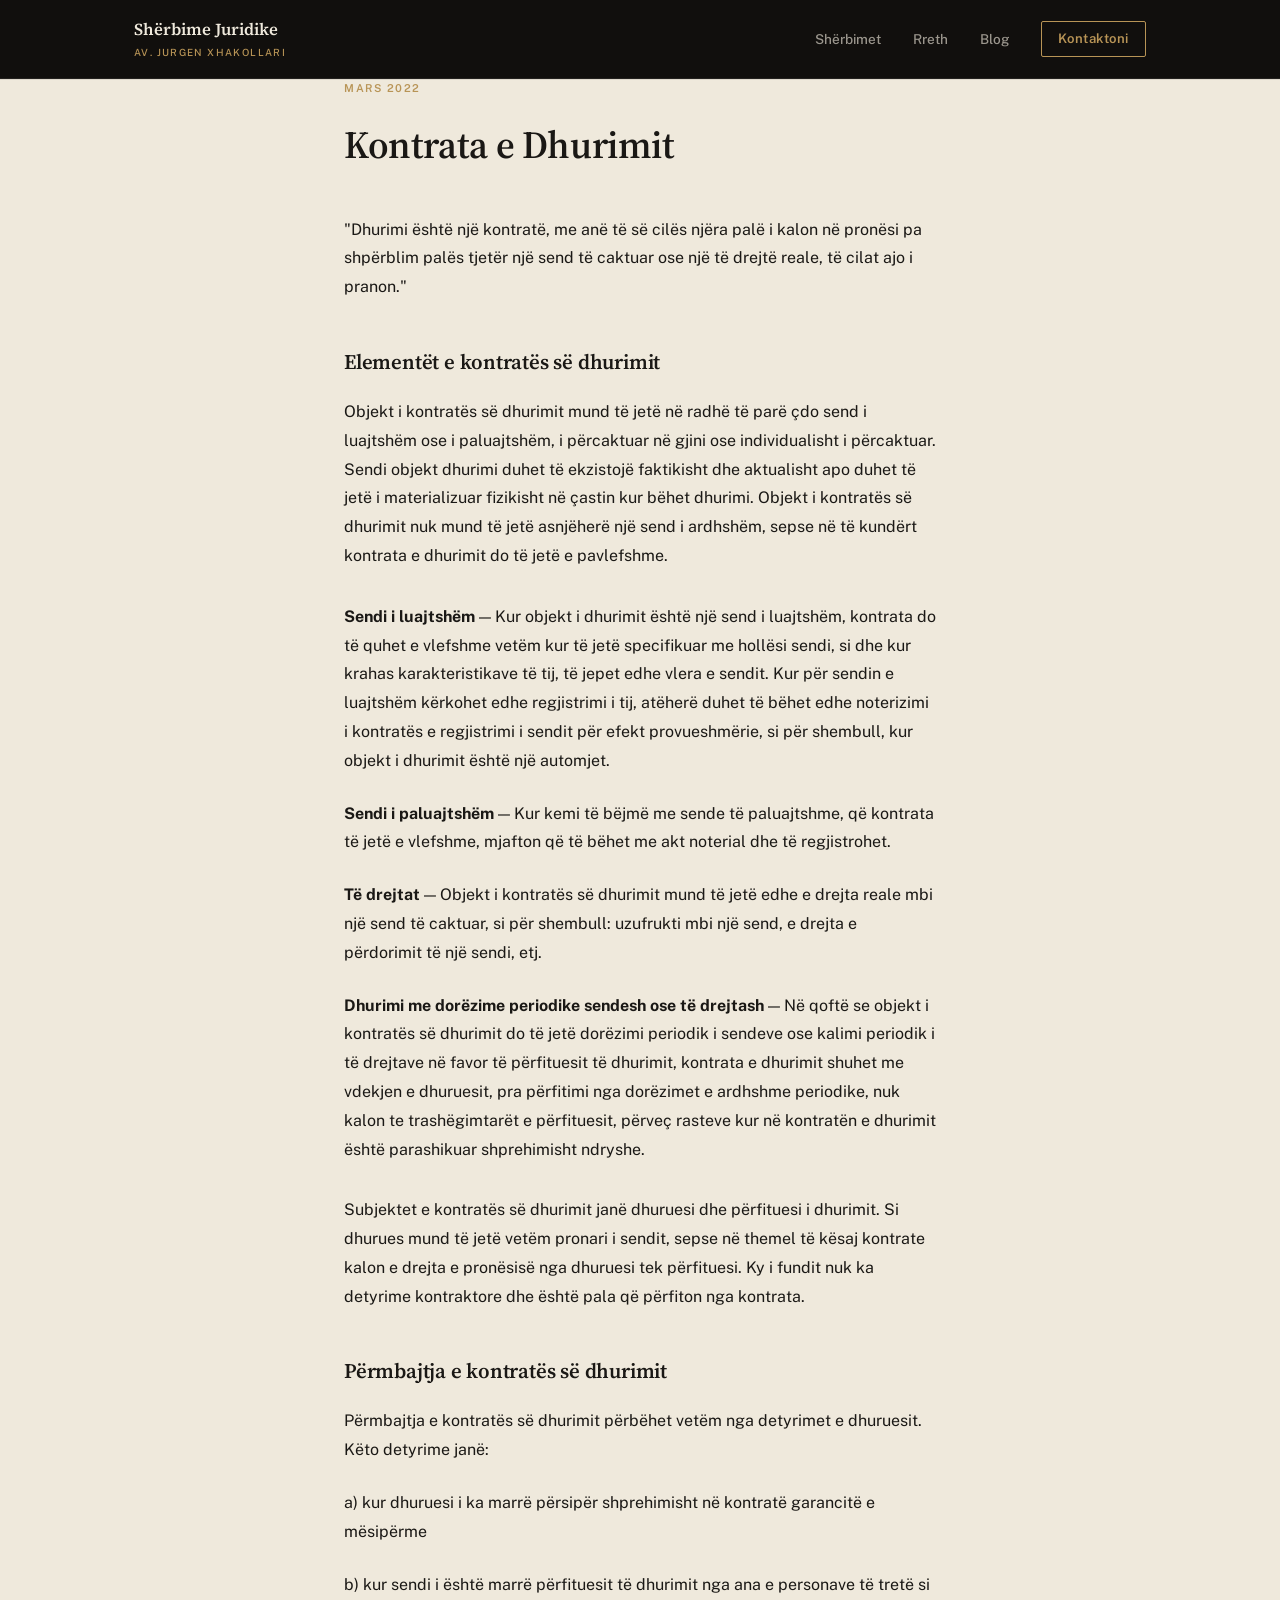
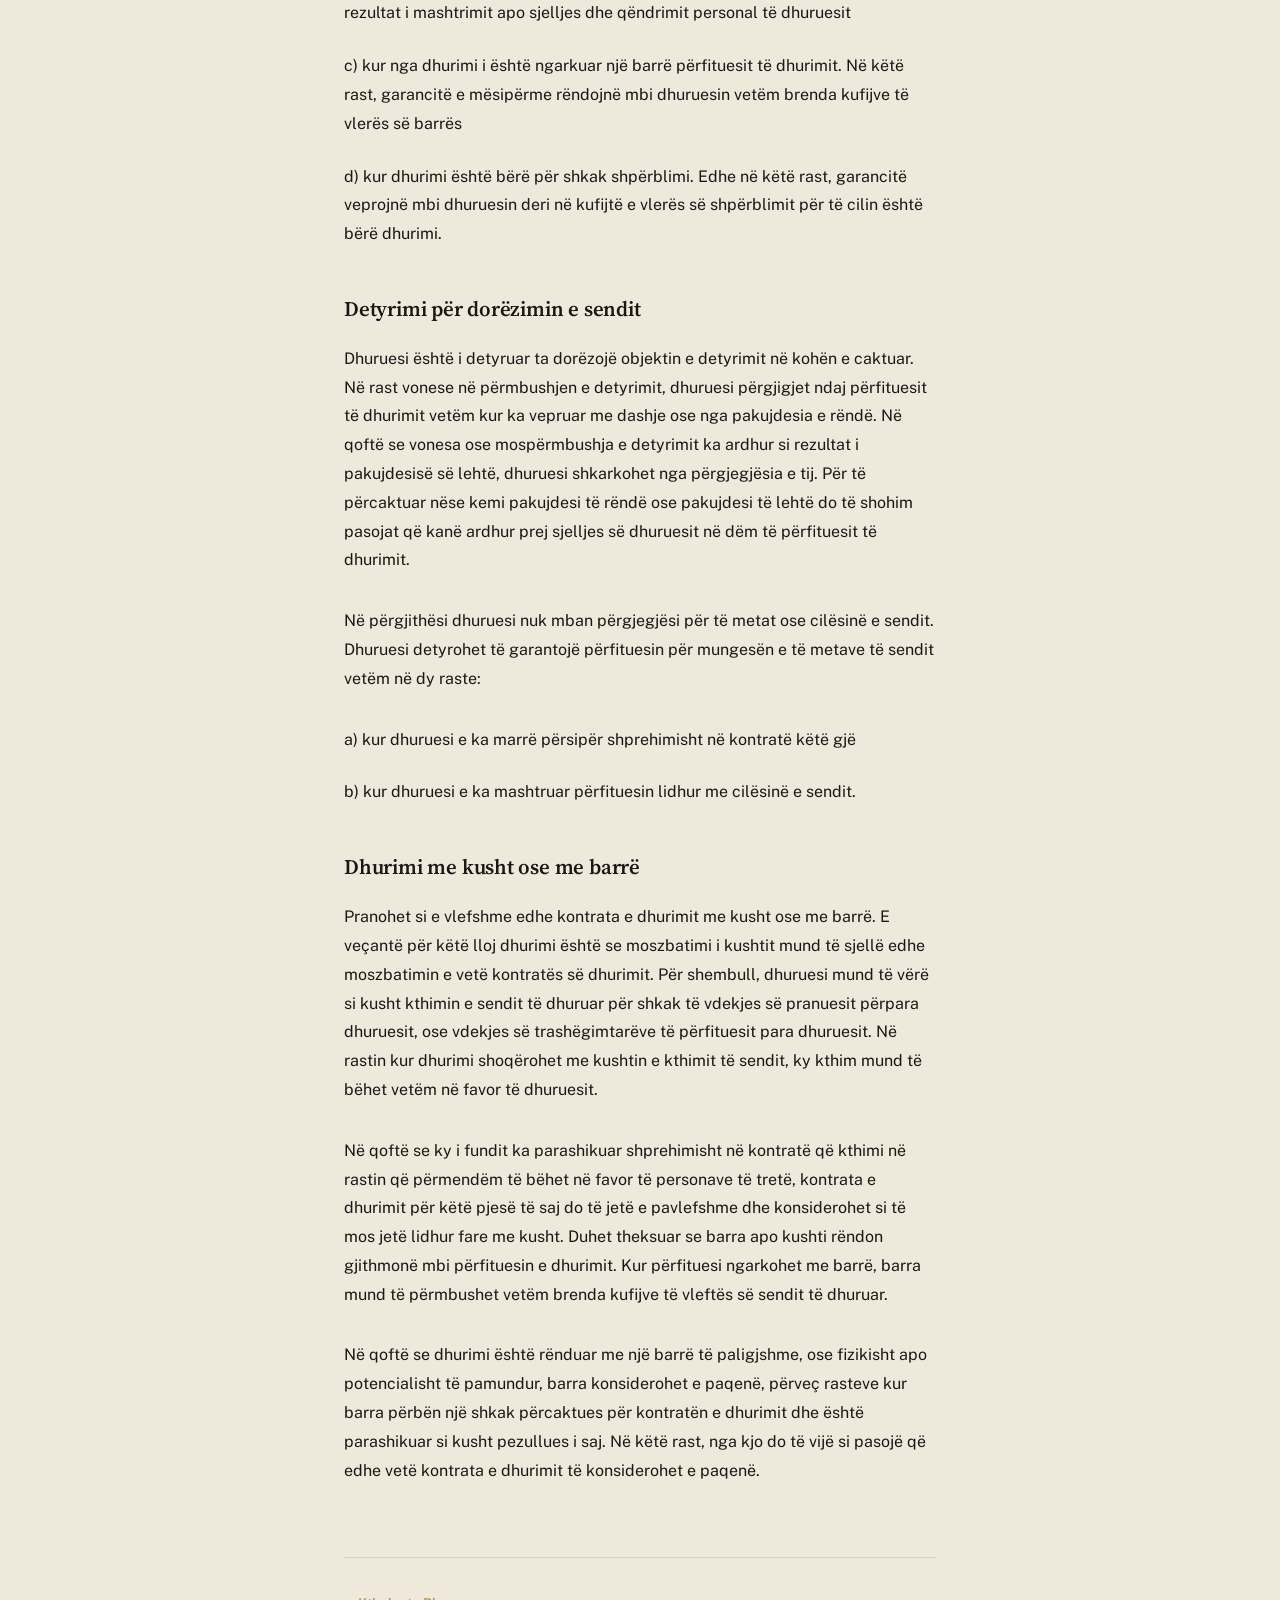
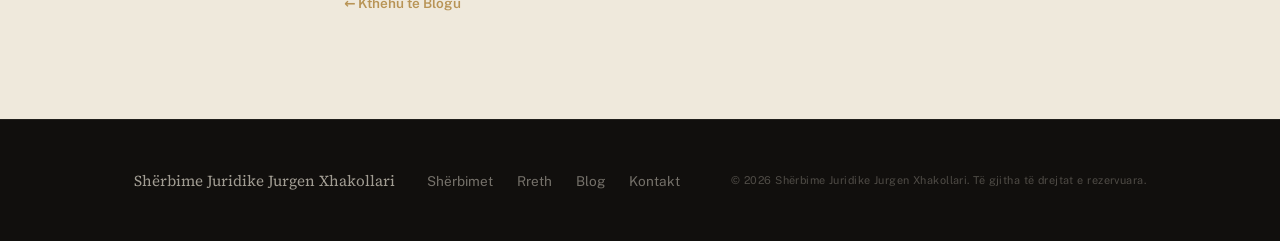
<file: blog/kontrata-e-dhurimit.html>
<!DOCTYPE html>
<html lang="sq">
<head>
  <meta charset="UTF-8" />
  <meta name="viewport" content="width=device-width, initial-scale=1.0" />
  <title>Kontrata e Dhurimit — Shërbime Juridike</title>
  <meta name="description" content="Kërkesat e vlefshmërisë për kontratat e dhurimit sipas të drejtës civile shqiptare — forma, kushtet dhe pasojat ligjore." />
  <link rel="preconnect" href="https://fonts.googleapis.com" />
  <link rel="preconnect" href="https://fonts.gstatic.com" crossorigin />
  <link href="https://fonts.googleapis.com/css2?family=Source+Serif+4:ital,opsz,wght@0,8..60,400;0,8..60,600;0,8..60,700;1,8..60,400;1,8..60,600&family=Public+Sans:ital,wght@0,300;0,400;0,500;0,600;1,400&display=swap" rel="stylesheet" />
  <link rel="stylesheet" href="../styles.css" />
</head>
<body>

  <!-- HEADER -->
  <header class="site-header" role="banner">
    <div class="header-inner">
      <a href="../index.html" class="brand" aria-label="Shërbime Juridike Jurgen Xhakollari — Kreu">
        <span class="brand-name">Shërbime Juridike</span>
        <span class="brand-sub">Av. Jurgen Xhakollari</span>
      </a>
      <nav class="header-nav" aria-label="Navigimi kryesor">
        <a href="../index.html#sherbime" class="nav-link">Shërbimet</a>
        <a href="../index.html#rreth" class="nav-link">Rreth</a>
        <a href="../index.html#blog" class="nav-link">Blog</a>
        <a href="../index.html#kontakt" class="nav-cta">Kontaktoni</a>
      </nav>
    </div>
  </header>

  <!-- ARTICLE -->
  <main>
    <article class="section-blog" style="padding-top: calc(4rem + var(--header-h));">
      <div class="content-wrap" style="max-width: 720px;">

        <p class="article-date" style="margin-bottom: var(--space-3);">Mars 2022</p>
        <h1 style="font-family: var(--font-display); font-size: clamp(1.6rem, 4vw, 2.4rem); color: var(--noir); line-height: 1.2; margin-bottom: var(--space-5); font-weight: 600;">Kontrata e Dhurimit</h1>

        <div style="font-family: var(--font-body); font-size: 1rem; color: var(--noir); line-height: 1.8;">

          <p style="margin-bottom: var(--space-4);">"Dhurimi është një kontratë, me anë të së cilës njëra palë i kalon në pronësi pa shpërblim palës tjetër një send të caktuar ose një të drejtë reale, të cilat ajo i pranon."</p>

          <h2 style="font-family: var(--font-display); font-size: 1.3rem; margin-top: var(--space-5); margin-bottom: var(--space-3); font-weight: 600; color: var(--noir);">Elementët e kontratës së dhurimit</h2>

          <p style="margin-bottom: var(--space-4);">Objekt i kontratës së dhurimit mund të jetë në radhë të parë çdo send i luajtshëm ose i paluajtshëm, i përcaktuar në gjini ose individualisht i përcaktuar. Sendi objekt dhurimi duhet të ekzistojë faktikisht dhe aktualisht apo duhet të jetë i materializuar fizikisht në çastin kur bëhet dhurimi. Objekt i kontratës së dhurimit nuk mund të jetë asnjëherë një send i ardhshëm, sepse në të kundërt kontrata e dhurimit do të jetë e pavlefshme.</p>

          <p style="margin-bottom: var(--space-3);"><strong>Sendi i luajtshëm</strong> — Kur objekt i dhurimit është një send i luajtshëm, kontrata do të quhet e vlefshme vetëm kur të jetë specifikuar me hollësi sendi, si dhe kur krahas karakteristikave të tij, të jepet edhe vlera e sendit. Kur për sendin e luajtshëm kërkohet edhe regjistrimi i tij, atëherë duhet të bëhet edhe noterizimi i kontratës e regjistrimi i sendit për efekt provueshmërie, si për shembull, kur objekt i dhurimit është një automjet.</p>

          <p style="margin-bottom: var(--space-3);"><strong>Sendi i paluajtshëm</strong> — Kur kemi të bëjmë me sende të paluajtshme, që kontrata të jetë e vlefshme, mjafton që të bëhet me akt noterial dhe të regjistrohet.</p>

          <p style="margin-bottom: var(--space-3);"><strong>Të drejtat</strong> — Objekt i kontratës së dhurimit mund të jetë edhe e drejta reale mbi një send të caktuar, si për shembull: uzufrukti mbi një send, e drejta e përdorimit të një sendi, etj.</p>

          <p style="margin-bottom: var(--space-4);"><strong>Dhurimi me dorëzime periodike sendesh ose të drejtash</strong> — Në qoftë se objekt i kontratës së dhurimit do të jetë dorëzimi periodik i sendeve ose kalimi periodik i të drejtave në favor të përfituesit të dhurimit, kontrata e dhurimit shuhet me vdekjen e dhuruesit, pra përfitimi nga dorëzimet e ardhshme periodike, nuk kalon te trashëgimtarët e përfituesit, përveç rasteve kur në kontratën e dhurimit është parashikuar shprehimisht ndryshe.</p>

          <p style="margin-bottom: var(--space-4);">Subjektet e kontratës së dhurimit janë dhuruesi dhe përfituesi i dhurimit. Si dhurues mund të jetë vetëm pronari i sendit, sepse në themel të kësaj kontrate kalon e drejta e pronësisë nga dhuruesi tek përfituesi. Ky i fundit nuk ka detyrime kontraktore dhe është pala që përfiton nga kontrata.</p>

          <h2 style="font-family: var(--font-display); font-size: 1.3rem; margin-top: var(--space-5); margin-bottom: var(--space-3); font-weight: 600; color: var(--noir);">Përmbajtja e kontratës së dhurimit</h2>

          <p style="margin-bottom: var(--space-3);">Përmbajtja e kontratës së dhurimit përbëhet vetëm nga detyrimet e dhuruesit. Këto detyrime janë:</p>

          <p style="margin-bottom: var(--space-3);">a) kur dhuruesi i ka marrë përsipër shprehimisht në kontratë garancitë e mësipërme</p>

          <p style="margin-bottom: var(--space-3);">b) kur sendi i është marrë përfituesit të dhurimit nga ana e personave të tretë si rezultat i mashtrimit apo sjelljes dhe qëndrimit personal të dhuruesit</p>

          <p style="margin-bottom: var(--space-3);">c) kur nga dhurimi i është ngarkuar një barrë përfituesit të dhurimit. Në këtë rast, garancitë e mësipërme rëndojnë mbi dhuruesin vetëm brenda kufijve të vlerës së barrës</p>

          <p style="margin-bottom: var(--space-4);">d) kur dhurimi është bërë për shkak shpërblimi. Edhe në këtë rast, garancitë veprojnë mbi dhuruesin deri në kufijtë e vlerës së shpërblimit për të cilin është bërë dhurimi.</p>

          <h2 style="font-family: var(--font-display); font-size: 1.3rem; margin-top: var(--space-5); margin-bottom: var(--space-3); font-weight: 600; color: var(--noir);">Detyrimi për dorëzimin e sendit</h2>

          <p style="margin-bottom: var(--space-4);">Dhuruesi është i detyruar ta dorëzojë objektin e detyrimit në kohën e caktuar. Në rast vonese në përmbushjen e detyrimit, dhuruesi përgjigjet ndaj përfituesit të dhurimit vetëm kur ka vepruar me dashje ose nga pakujdesia e rëndë. Në qoftë se vonesa ose mospërmbushja e detyrimit ka ardhur si rezultat i pakujdesisë së lehtë, dhuruesi shkarkohet nga përgjegjësia e tij. Për të përcaktuar nëse kemi pakujdesi të rëndë ose pakujdesi të lehtë do të shohim pasojat që kanë ardhur prej sjelljes së dhuruesit në dëm të përfituesit të dhurimit.</p>

          <p style="margin-bottom: var(--space-4);">Në përgjithësi dhuruesi nuk mban përgjegjësi për të metat ose cilësinë e sendit. Dhuruesi detyrohet të garantojë përfituesin për mungesën e të metave të sendit vetëm në dy raste:</p>

          <p style="margin-bottom: var(--space-3);">a) kur dhuruesi e ka marrë përsipër shprehimisht në kontratë këtë gjë</p>

          <p style="margin-bottom: var(--space-4);">b) kur dhuruesi e ka mashtruar përfituesin lidhur me cilësinë e sendit.</p>

          <h2 style="font-family: var(--font-display); font-size: 1.3rem; margin-top: var(--space-5); margin-bottom: var(--space-3); font-weight: 600; color: var(--noir);">Dhurimi me kusht ose me barrë</h2>

          <p style="margin-bottom: var(--space-4);">Pranohet si e vlefshme edhe kontrata e dhurimit me kusht ose me barrë. E veçantë për këtë lloj dhurimi është se moszbatimi i kushtit mund të sjellë edhe moszbatimin e vetë kontratës së dhurimit. Për shembull, dhuruesi mund të vërë si kusht kthimin e sendit të dhuruar për shkak të vdekjes së pranuesit përpara dhuruesit, ose vdekjes së trashëgimtarëve të përfituesit para dhuruesit. Në rastin kur dhurimi shoqërohet me kushtin e kthimit të sendit, ky kthim mund të bëhet vetëm në favor të dhuruesit.</p>

          <p style="margin-bottom: var(--space-4);">Në qoftë se ky i fundit ka parashikuar shprehimisht në kontratë që kthimi në rastin që përmendëm të bëhet në favor të personave të tretë, kontrata e dhurimit për këtë pjesë të saj do të jetë e pavlefshme dhe konsiderohet si të mos jetë lidhur fare me kusht. Duhet theksuar se barra apo kushti rëndon gjithmonë mbi përfituesin e dhurimit. Kur përfituesi ngarkohet me barrë, barra mund të përmbushet vetëm brenda kufijve të vleftës së sendit të dhuruar.</p>

          <p style="margin-bottom: var(--space-4);">Në qoftë se dhurimi është rënduar me një barrë të paligjshme, ose fizikisht apo potencialisht të pamundur, barra konsiderohet e paqenë, përveç rasteve kur barra përbën një shkak përcaktues për kontratën e dhurimit dhe është parashikuar si kusht pezullues i saj. Në këtë rast, nga kjo do të vijë si pasojë që edhe vetë kontrata e dhurimit të konsiderohet e paqenë.</p>

        </div>

        <div style="margin-top: var(--space-6); padding-top: var(--space-4); border-top: 1px solid rgba(74, 71, 66, 0.14);">
          <a href="../index.html#blog" style="font-family: var(--font-body); font-size: 0.85rem; color: var(--gold-foil); text-decoration: none; font-weight: 600;">&larr; Kthehu te Blogu</a>
        </div>

      </div>
    </article>
  </main>

  <!-- FOOTER -->
  <footer class="site-footer" role="contentinfo">
    <div class="footer-inner">
      <span class="footer-name">Shërbime Juridike Jurgen Xhakollari</span>
      <nav class="footer-nav" aria-label="Lidhje">
        <a href="../index.html#sherbime">Shërbimet</a>
        <a href="../index.html#rreth">Rreth</a>
        <a href="../index.html#blog">Blog</a>
        <a href="../index.html#kontakt">Kontakt</a>
      </nav>
      <p class="footer-legal">&copy; 2026 Shërbime Juridike Jurgen Xhakollari. Të gjitha të drejtat e rezervuara.</p>
    </div>
  </footer>

</body>
</html>
</file>
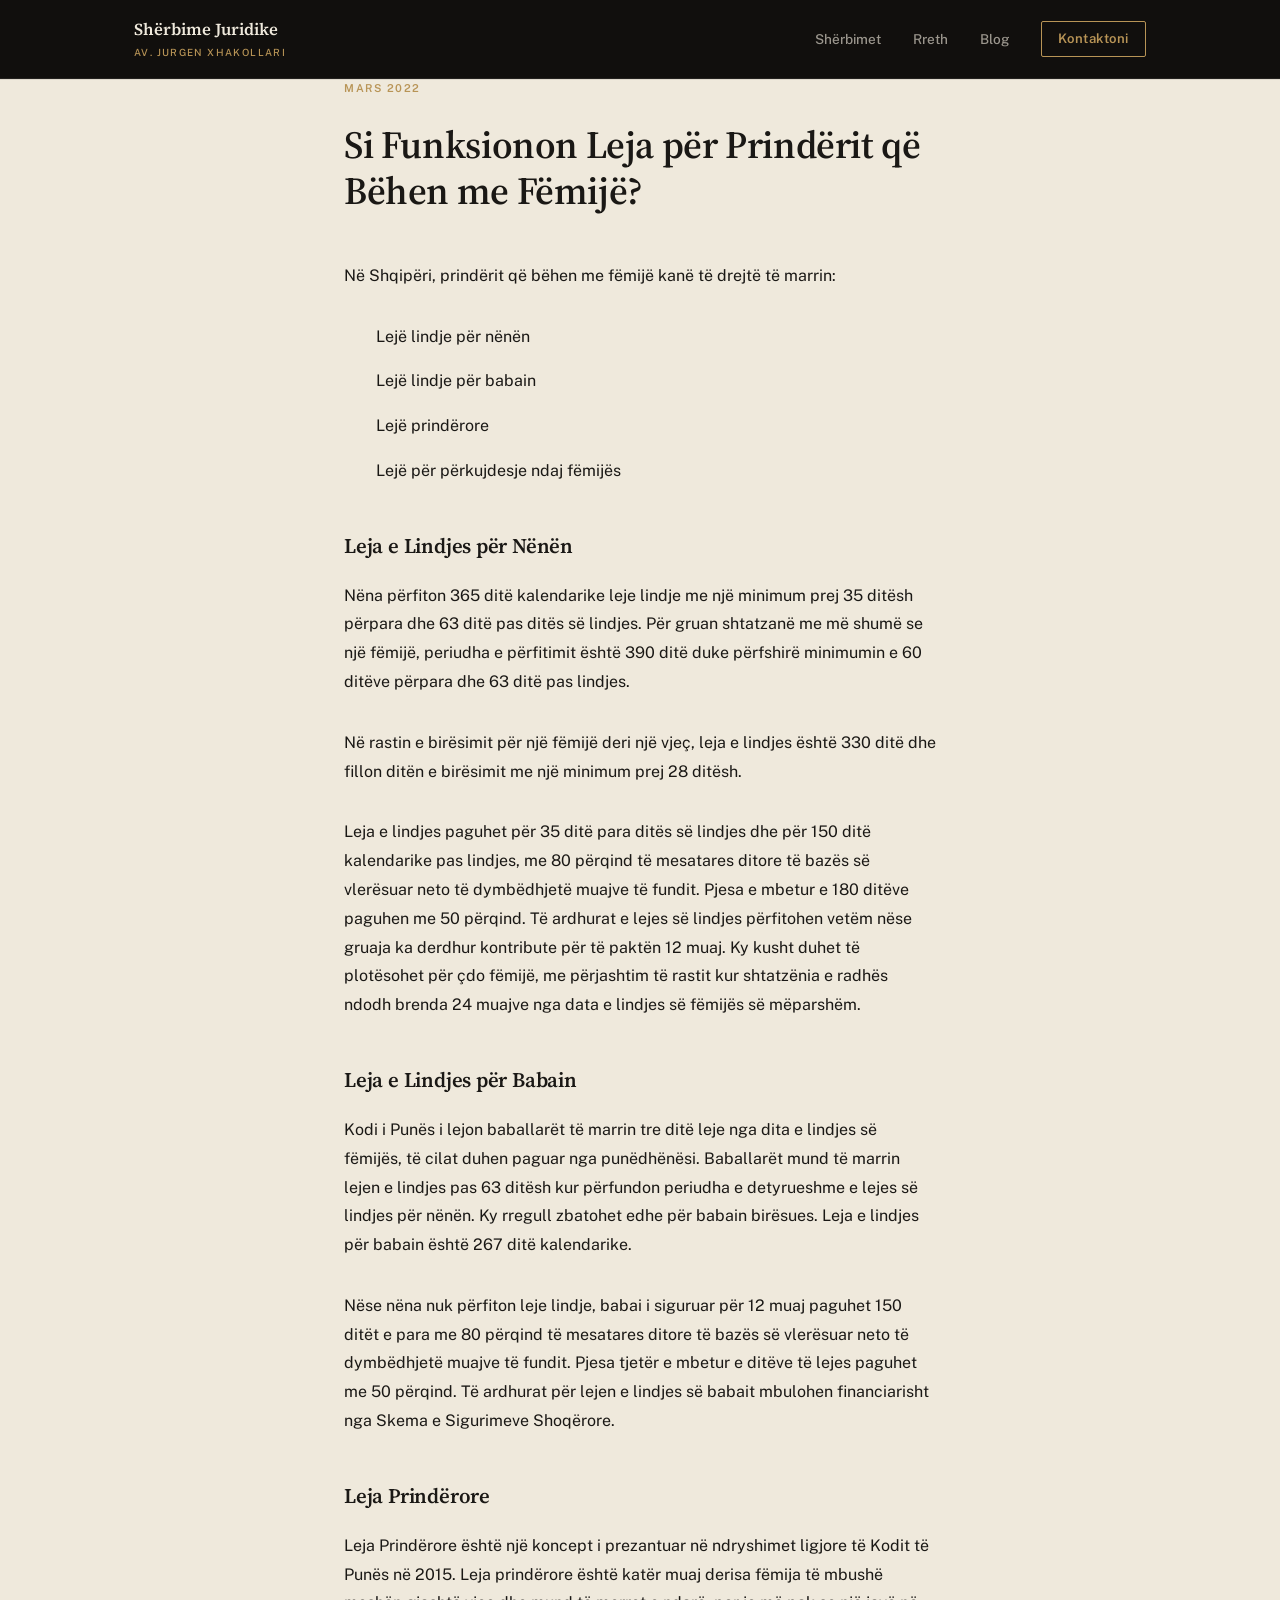
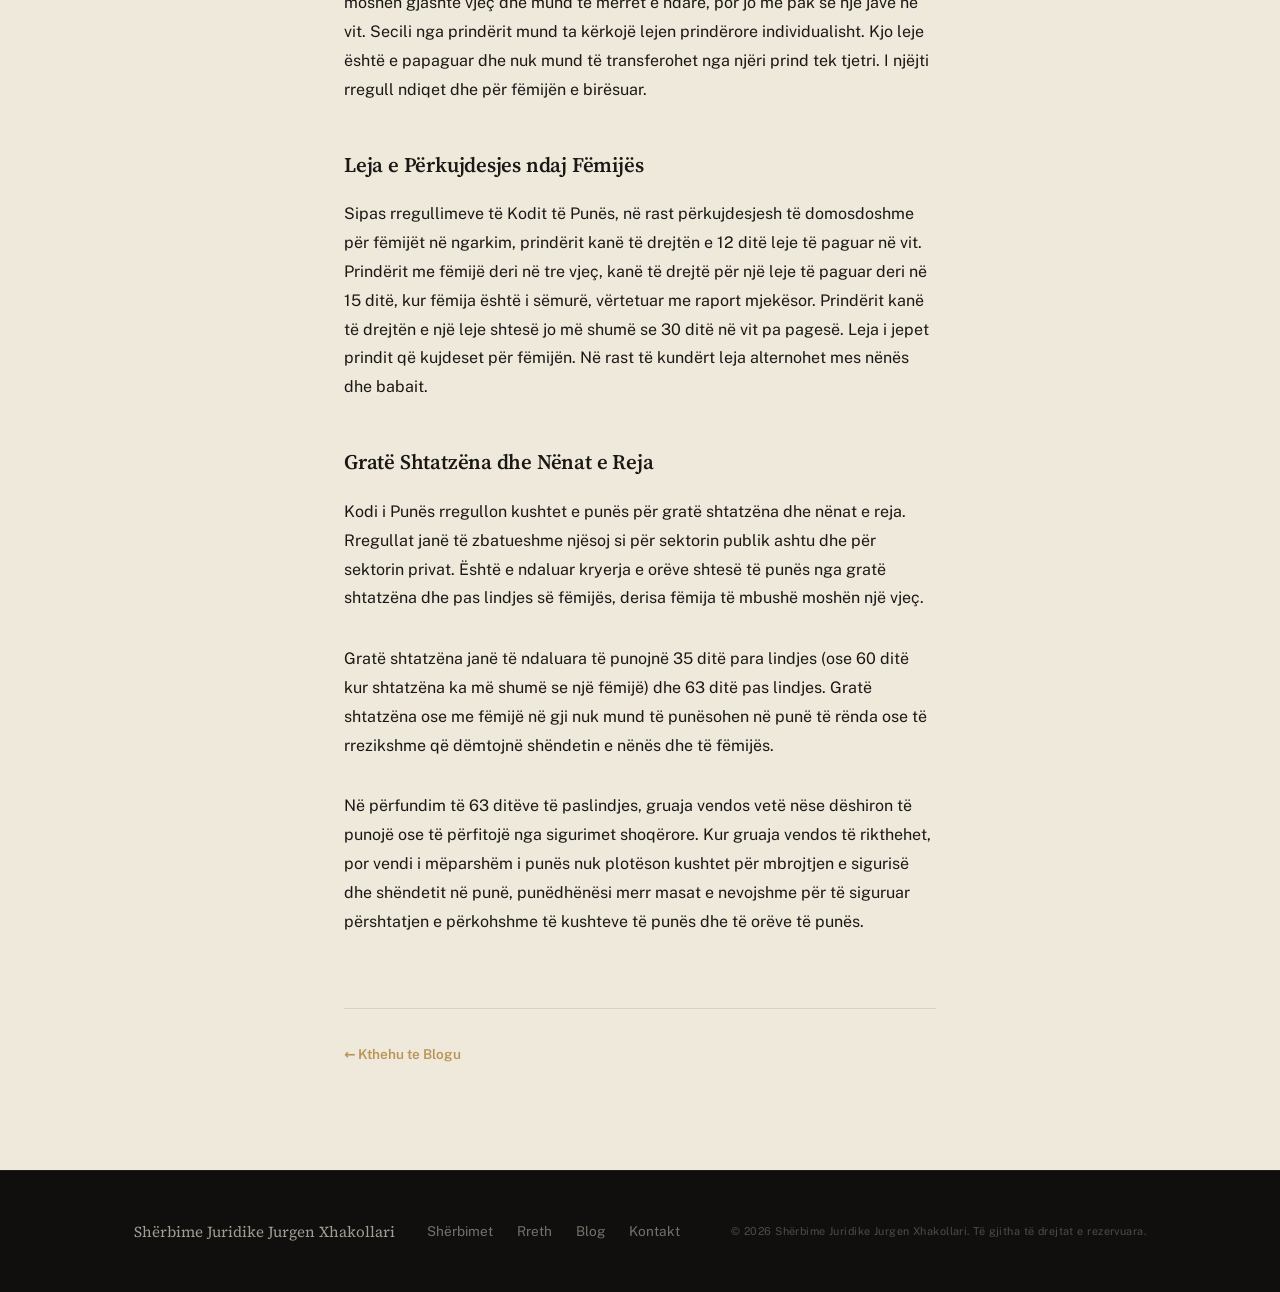
<file: blog/leja-prinderore.html>
<!DOCTYPE html>
<html lang="sq">
<head>
  <meta charset="UTF-8" />
  <meta name="viewport" content="width=device-width, initial-scale=1.0" />
  <title>Si Funksionon Leja për Prindërit — Shërbime Juridike</title>
  <meta name="description" content="Të drejtat e lejes prindërore dhe lindjes sipas Kodit të Punës shqiptar — afatet, procedura dhe mbrojtja ligjore e punonjësve." />
  <link rel="preconnect" href="https://fonts.googleapis.com" />
  <link rel="preconnect" href="https://fonts.gstatic.com" crossorigin />
  <link href="https://fonts.googleapis.com/css2?family=Source+Serif+4:ital,opsz,wght@0,8..60,400;0,8..60,600;0,8..60,700;1,8..60,400;1,8..60,600&family=Public+Sans:ital,wght@0,300;0,400;0,500;0,600;1,400&display=swap" rel="stylesheet" />
  <link rel="stylesheet" href="../styles.css" />
</head>
<body>

  <!-- HEADER -->
  <header class="site-header" role="banner">
    <div class="header-inner">
      <a href="../index.html" class="brand" aria-label="Shërbime Juridike Jurgen Xhakollari — Kreu">
        <span class="brand-name">Shërbime Juridike</span>
        <span class="brand-sub">Av. Jurgen Xhakollari</span>
      </a>
      <nav class="header-nav" aria-label="Navigimi kryesor">
        <a href="../index.html#sherbime" class="nav-link">Shërbimet</a>
        <a href="../index.html#rreth" class="nav-link">Rreth</a>
        <a href="../index.html#blog" class="nav-link">Blog</a>
        <a href="../index.html#kontakt" class="nav-cta">Kontaktoni</a>
      </nav>
    </div>
  </header>

  <!-- ARTICLE -->
  <main>
    <article class="section-blog" style="padding-top: calc(4rem + var(--header-h));">
      <div class="content-wrap" style="max-width: 720px;">

        <p class="article-date" style="margin-bottom: var(--space-3);">Mars 2022</p>
        <h1 style="font-family: var(--font-display); font-size: clamp(1.6rem, 4vw, 2.4rem); color: var(--noir); line-height: 1.2; margin-bottom: var(--space-5); font-weight: 600;">Si Funksionon Leja për Prindërit që Bëhen me Fëmijë?</h1>

        <div style="font-family: var(--font-body); font-size: 1rem; color: var(--noir); line-height: 1.8;">

          <p style="margin-bottom: var(--space-4);">Në Shqipëri, prindërit që bëhen me fëmijë kanë të drejtë të marrin:</p>

          <ul style="margin-bottom: var(--space-4); padding-left: var(--space-4);">
            <li style="margin-bottom: var(--space-2);">Lejë lindje për nënën</li>
            <li style="margin-bottom: var(--space-2);">Lejë lindje për babain</li>
            <li style="margin-bottom: var(--space-2);">Lejë prindërore</li>
            <li style="margin-bottom: var(--space-2);">Lejë për përkujdesje ndaj fëmijës</li>
          </ul>

          <h2 style="font-family: var(--font-display); font-size: 1.3rem; margin-top: var(--space-5); margin-bottom: var(--space-3); font-weight: 600; color: var(--noir);">Leja e Lindjes për Nënën</h2>

          <p style="margin-bottom: var(--space-4);">Nëna përfiton 365 ditë kalendarike leje lindje me një minimum prej 35 ditësh përpara dhe 63 ditë pas ditës së lindjes. Për gruan shtatzanë me më shumë se një fëmijë, periudha e përfitimit është 390 ditë duke përfshirë minimumin e 60 ditëve përpara dhe 63 ditë pas lindjes.</p>

          <p style="margin-bottom: var(--space-4);">Në rastin e birësimit për një fëmijë deri një vjeç, leja e lindjes është 330 ditë dhe fillon ditën e birësimit me një minimum prej 28 ditësh.</p>

          <p style="margin-bottom: var(--space-4);">Leja e lindjes paguhet për 35 ditë para ditës së lindjes dhe për 150 ditë kalendarike pas lindjes, me 80 përqind të mesatares ditore të bazës së vlerësuar neto të dymbëdhjetë muajve të fundit. Pjesa e mbetur e 180 ditëve paguhen me 50 përqind. Të ardhurat e lejes së lindjes përfitohen vetëm nëse gruaja ka derdhur kontribute për të paktën 12 muaj. Ky kusht duhet të plotësohet për çdo fëmijë, me përjashtim të rastit kur shtatzënia e radhës ndodh brenda 24 muajve nga data e lindjes së fëmijës së mëparshëm.</p>

          <h2 style="font-family: var(--font-display); font-size: 1.3rem; margin-top: var(--space-5); margin-bottom: var(--space-3); font-weight: 600; color: var(--noir);">Leja e Lindjes për Babain</h2>

          <p style="margin-bottom: var(--space-4);">Kodi i Punës i lejon baballarët të marrin tre ditë leje nga dita e lindjes së fëmijës, të cilat duhen paguar nga punëdhënësi. Baballarët mund të marrin lejen e lindjes pas 63 ditësh kur përfundon periudha e detyrueshme e lejes së lindjes për nënën. Ky rregull zbatohet edhe për babain birësues. Leja e lindjes për babain është 267 ditë kalendarike.</p>

          <p style="margin-bottom: var(--space-4);">Nëse nëna nuk përfiton leje lindje, babai i siguruar për 12 muaj paguhet 150 ditët e para me 80 përqind të mesatares ditore të bazës së vlerësuar neto të dymbëdhjetë muajve të fundit. Pjesa tjetër e mbetur e ditëve të lejes paguhet me 50 përqind. Të ardhurat për lejen e lindjes së babait mbulohen financiarisht nga Skema e Sigurimeve Shoqërore.</p>

          <h2 style="font-family: var(--font-display); font-size: 1.3rem; margin-top: var(--space-5); margin-bottom: var(--space-3); font-weight: 600; color: var(--noir);">Leja Prindërore</h2>

          <p style="margin-bottom: var(--space-4);">Leja Prindërore është një koncept i prezantuar në ndryshimet ligjore të Kodit të Punës në 2015. Leja prindërore është katër muaj derisa fëmija të mbushë moshën gjashtë vjeç dhe mund të merret e ndarë, por jo më pak se një javë në vit. Secili nga prindërit mund ta kërkojë lejen prindërore individualisht. Kjo leje është e papaguar dhe nuk mund të transferohet nga njëri prind tek tjetri. I njëjti rregull ndiqet dhe për fëmijën e birësuar.</p>

          <h2 style="font-family: var(--font-display); font-size: 1.3rem; margin-top: var(--space-5); margin-bottom: var(--space-3); font-weight: 600; color: var(--noir);">Leja e Përkujdesjes ndaj Fëmijës</h2>

          <p style="margin-bottom: var(--space-4);">Sipas rregullimeve të Kodit të Punës, në rast përkujdesjesh të domosdoshme për fëmijët në ngarkim, prindërit kanë të drejtën e 12 ditë leje të paguar në vit. Prindërit me fëmijë deri në tre vjeç, kanë të drejtë për një leje të paguar deri në 15 ditë, kur fëmija është i sëmurë, vërtetuar me raport mjekësor. Prindërit kanë të drejtën e një leje shtesë jo më shumë se 30 ditë në vit pa pagesë. Leja i jepet prindit që kujdeset për fëmijën. Në rast të kundërt leja alternohet mes nënës dhe babait.</p>

          <h2 style="font-family: var(--font-display); font-size: 1.3rem; margin-top: var(--space-5); margin-bottom: var(--space-3); font-weight: 600; color: var(--noir);">Gratë Shtatzëna dhe Nënat e Reja</h2>

          <p style="margin-bottom: var(--space-4);">Kodi i Punës rregullon kushtet e punës për gratë shtatzëna dhe nënat e reja. Rregullat janë të zbatueshme njësoj si për sektorin publik ashtu dhe për sektorin privat. Është e ndaluar kryerja e orëve shtesë të punës nga gratë shtatzëna dhe pas lindjes së fëmijës, derisa fëmija të mbushë moshën një vjeç.</p>

          <p style="margin-bottom: var(--space-4);">Gratë shtatzëna janë të ndaluara të punojnë 35 ditë para lindjes (ose 60 ditë kur shtatzëna ka më shumë se një fëmijë) dhe 63 ditë pas lindjes. Gratë shtatzëna ose me fëmijë në gji nuk mund të punësohen në punë të rënda ose të rrezikshme që dëmtojnë shëndetin e nënës dhe të fëmijës.</p>

          <p style="margin-bottom: var(--space-4);">Në përfundim të 63 ditëve të paslindjes, gruaja vendos vetë nëse dëshiron të punojë ose të përfitojë nga sigurimet shoqërore. Kur gruaja vendos të rikthehet, por vendi i mëparshëm i punës nuk plotëson kushtet për mbrojtjen e sigurisë dhe shëndetit në punë, punëdhënësi merr masat e nevojshme për të siguruar përshtatjen e përkohshme të kushteve të punës dhe të orëve të punës.</p>

        </div>

        <div style="margin-top: var(--space-6); padding-top: var(--space-4); border-top: 1px solid rgba(74, 71, 66, 0.14);">
          <a href="../index.html#blog" style="font-family: var(--font-body); font-size: 0.85rem; color: var(--gold-foil); text-decoration: none; font-weight: 600;">&larr; Kthehu te Blogu</a>
        </div>

      </div>
    </article>
  </main>

  <!-- FOOTER -->
  <footer class="site-footer" role="contentinfo">
    <div class="footer-inner">
      <span class="footer-name">Shërbime Juridike Jurgen Xhakollari</span>
      <nav class="footer-nav" aria-label="Lidhje">
        <a href="../index.html#sherbime">Shërbimet</a>
        <a href="../index.html#rreth">Rreth</a>
        <a href="../index.html#blog">Blog</a>
        <a href="../index.html#kontakt">Kontakt</a>
      </nav>
      <p class="footer-legal">&copy; 2026 Shërbime Juridike Jurgen Xhakollari. Të gjitha të drejtat e rezervuara.</p>
    </div>
  </footer>

</body>
</html>
</file>
<file: styles.css>
/* ============================================================
   SHËRBIME JURIDIKE JURGEN XHAKOLLARI
   Design System: "The Casebook"
   Mobile-first. All values resolve from tokens.
   ============================================================ */

/* ---- TOKENS ---- */
:root {
  --noir:       #1A1815;
  --noir-deep:  #110F0D;
  --bone:       #EFE9DC;
  --bone-soft:  #E3DCCB;
  --oxblood:    #6E2B33;
  --slate:      #4A4742;
  --gold-foil:  #B89456;

  --font-display: 'Source Serif 4', Georgia, serif;
  --font-body:    'Public Sans', system-ui, sans-serif;

  --space-1: 0.5rem;
  --space-2: 1rem;
  --space-3: 1.5rem;
  --space-4: 2rem;
  --space-5: 3rem;
  --space-6: 4.5rem;
  --space-7: 7rem;

  --radius-sm: 2px;
  --radius-md: 3px;

  --max-w:       1140px;
  --section-v:   clamp(var(--space-5), 8vw, var(--space-7));
  --section-h:   clamp(var(--space-3), 5vw, var(--space-6));
}

/* ---- RESET ---- */
*, *::before, *::after { box-sizing: border-box; margin: 0; padding: 0; }
html { scroll-behavior: smooth; font-size: 16px; }
body {
  font-family: var(--font-body);
  font-size: 1rem;
  line-height: 1.65;
  color: var(--slate);
  background: var(--bone);
  -webkit-font-smoothing: antialiased;
}
img   { max-width: 100%; display: block; }
a     { color: inherit; }
address { font-style: normal; }
ol, ul  { list-style: none; }
button  { cursor: pointer; border: none; background: none; font: inherit; color: inherit; }

/* ---- FOCUS ---- */
:focus-visible {
  outline: 2px solid var(--gold-foil);
  outline-offset: 3px;
  border-radius: var(--radius-sm);
}

/* ---- TYPOGRAPHY ---- */
h1, h2, h3 {
  font-family: var(--font-display);
  line-height: 1.15;
  letter-spacing: -0.01em;
}

.eyebrow {
  font-family: var(--font-body);
  font-size: 0.68rem;
  font-weight: 600;
  letter-spacing: 0.18em;
  text-transform: uppercase;
  color: var(--gold-foil);
  display: block;
  margin-bottom: var(--space-2);
}
.eyebrow--dark { color: var(--slate); opacity: 0.6; }

/* ---- LAYOUT ---- */
.content-wrap {
  width: 100%;
  max-width: var(--max-w);
  margin-inline: auto;
  padding-inline: var(--section-h);
}

/* ---- BUTTONS ---- */
.btn {
  display: inline-flex;
  align-items: center;
  gap: 0.5rem;
  padding: 0.85rem 1.75rem;
  font-family: var(--font-body);
  font-size: 0.9rem;
  font-weight: 600;
  text-decoration: none;
  border-radius: var(--radius-sm);
  border: 2px solid transparent;
  transition: background 0.2s, color 0.2s, border-color 0.2s;
  letter-spacing: 0.02em;
  cursor: pointer;
  line-height: 1;
}
.btn:active { transform: translateY(1px); }

.btn-primary {
  background: var(--oxblood);
  color: var(--bone);
  border-color: var(--oxblood);
}
.btn-primary:hover { background: #5a2229; border-color: #5a2229; }

.btn-outline {
  background: transparent;
  color: var(--bone);
  border-color: rgba(239, 233, 220, 0.28);
}
.btn-outline:hover { border-color: var(--gold-foil); color: var(--gold-foil); }

.btn-primary-bone {
  background: var(--oxblood);
  color: var(--bone);
  border-color: var(--oxblood);
  display: inline-flex;
  align-items: center;
  gap: 0.5rem;
  padding: 0.85rem 1.75rem;
  font-family: var(--font-body);
  font-size: 0.9rem;
  font-weight: 600;
  text-decoration: none;
  border-radius: var(--radius-sm);
  letter-spacing: 0.02em;
  transition: background 0.2s, border-color 0.2s;
}
.btn-primary-bone:hover { background: #5a2229; border-color: #5a2229; }

/* ============================================================
   HEADER
   ============================================================ */
.site-header {
  position: sticky;
  top: 0;
  z-index: 100;
  background: var(--noir-deep);
  border-bottom: 1px solid rgba(239, 233, 220, 0.08);
}

.header-inner {
  max-width: var(--max-w);
  margin-inline: auto;
  padding-inline: var(--section-h);
  padding-block: var(--space-2);
  display: flex;
  align-items: center;
  justify-content: space-between;
  gap: var(--space-3);
}

.brand {
  display: flex;
  flex-direction: column;
  gap: 0.1rem;
  text-decoration: none;
  flex-shrink: 0;
}
.brand-name {
  font-family: var(--font-display);
  font-size: clamp(0.9rem, 2vw, 1.05rem);
  font-weight: 600;
  color: var(--bone);
}
.brand-sub {
  font-family: var(--font-body);
  font-size: 0.62rem;
  font-weight: 500;
  letter-spacing: 0.14em;
  text-transform: uppercase;
  color: var(--gold-foil);
}

.header-nav {
  display: flex;
  align-items: center;
  gap: clamp(var(--space-2), 3vw, var(--space-4));
}

.nav-link {
  font-size: 0.85rem;
  font-weight: 500;
  color: rgba(239, 233, 220, 0.62);
  text-decoration: none;
  transition: color 0.2s;
}
.nav-link:hover { color: var(--bone); }

@media (max-width: 599px) {
  .nav-link { display: none; }
}

.nav-cta {
  padding: 0.4rem 1rem;
  border: 1px solid var(--gold-foil);
  border-radius: var(--radius-sm);
  font-family: var(--font-body);
  font-size: 0.82rem;
  font-weight: 600;
  color: var(--gold-foil);
  text-decoration: none;
  letter-spacing: 0.04em;
  transition: background 0.2s, color 0.2s;
  white-space: nowrap;
}
.nav-cta:hover { background: var(--gold-foil); color: var(--noir-deep); }

/* ============================================================
   HERO
   ============================================================ */
.hero {
  background: var(--noir);
  color: var(--bone);
  padding-block: var(--section-v);
  position: relative;
  overflow: hidden;
}

/* Background video */
.hero-bg-video {
  position: absolute;
  inset: 0;
  z-index: 0;
  overflow: hidden;
}
.hero-bg-video video {
  width: 100%;
  height: 100%;
  object-fit: cover;
  display: block;
}

/* Dark gradient overlay on video */
.hero-bg-video::after {
  content: '';
  position: absolute;
  inset: 0;
  background:
    linear-gradient(to right, rgba(26, 24, 21, 0.85) 0%, rgba(26, 24, 21, 0.45) 50%, rgba(26, 24, 21, 0.70) 100%);
  pointer-events: none;
}

@media (max-width: 767px) {
  .hero-bg-video::after {
    background:
      linear-gradient(to bottom, rgba(26, 24, 21, 0.50) 0%, rgba(26, 24, 21, 0.85) 100%);
  }
}

/* Respect reduced motion — show poster instead of video */
@media (prefers-reduced-motion: reduce) {
  .hero-bg-video video { display: none; }
}



.hero-inner {
  position: relative;
  z-index: 2;
  max-width: var(--max-w);
  margin-inline: auto;
  padding-inline: var(--section-h);
  display: flex;
  flex-direction: column;
  align-items: center;
  gap: var(--space-6);
}

@media (min-width: 768px) {
  .hero-inner {
    flex-direction: row;
    align-items: center;
    gap: var(--space-5);
  }
}

.hero-text {
  flex: 1;
  min-width: 0;
}

.hero .eyebrow {
  color: var(--gold-foil);
  margin-bottom: var(--space-3);
}

.hero-headline {
  font-family: var(--font-display);
  font-size: clamp(2.1rem, 5.5vw, 3.75rem);
  font-weight: 700;
  color: var(--bone);
  margin-bottom: var(--space-3);
  max-width: 18ch;
  line-height: 1.1;
}

.hero-sub {
  font-size: clamp(1rem, 1.8vw, 1.1rem);
  color: rgba(239, 233, 220, 0.72);
  max-width: 50ch;
  margin-bottom: var(--space-4);
  line-height: 1.72;
}

.hero-actions {
  display: flex;
  flex-wrap: wrap;
  gap: var(--space-2);
}

.hero-photo-wrap {
  flex-shrink: 0;
  width: min(300px, 100%);
}

@media (min-width: 768px) {
  .hero-photo-wrap { width: clamp(240px, 36%, 380px); }
}

/* ============================================================
   PHOTO DUOTONE COMPONENT
   ============================================================ */
.photo-duotone {
  position: relative;
  border-radius: var(--radius-sm);
  overflow: hidden;
  /* The background color becomes the "highlight" tone in the duotone */
  background: var(--bone-soft);
  width: 100%;
}

.hero-photo  { aspect-ratio: 3 / 4; }
.about-photo { aspect-ratio: 1 / 1; }

.photo-duotone img {
  width: 100%;
  height: 100%;
  object-fit: cover;
  object-position: top center;
  display: block;
  /* Grayscale + multiply against bone background = noir shadows / bone highlights */
  filter: grayscale(100%) contrast(1.08) brightness(1.05);
  mix-blend-mode: multiply;
}

/* About photo: warm instead of hard duotone */
.photo-warm {
  background: var(--bone-soft);
}
.photo-warm img {
  filter: grayscale(25%) sepia(14%) contrast(1.06) brightness(1.04);
  mix-blend-mode: normal;
}

/* Fallback: show initials when image fails */
.photo-duotone.photo-fallback img { display: none; }

.photo-initials {
  display: none;
  position: absolute;
  inset: 0;
  align-items: center;
  justify-content: center;
  font-family: var(--font-display);
  font-size: clamp(2.5rem, 8vw, 4.5rem);
  font-weight: 700;
  color: var(--gold-foil);
  letter-spacing: 0.06em;
  background: var(--noir);
}
.photo-duotone.photo-fallback .photo-initials { display: flex; }

/* ============================================================
   PRACTICE INDEX
   ============================================================ */
.section-index {
  background: var(--bone);
  padding-block: var(--section-v);
  border-top: 1px solid rgba(74, 71, 66, 0.12);
}

.index-section-title {
  font-family: var(--font-display);
  font-size: clamp(1.75rem, 3.5vw, 2.5rem);
  color: var(--noir);
  margin-bottom: var(--space-5);
  font-weight: 600;
}

.practice-index {
  border-top: 1px solid rgba(74, 71, 66, 0.16);
}

/* Entry row */
.index-entry {
  border-bottom: 1px solid rgba(74, 71, 66, 0.16);
}

/* The clickable row header */
.index-head {
  width: 100%;
  display: grid;
  grid-template-columns: clamp(3rem, 6vw, 4.5rem) 1fr 1.5rem;
  align-items: center;
  gap: var(--space-3);
  padding-block: clamp(var(--space-3), 3vw, var(--space-4));
  text-align: left;
  background: none;
  border: none;
  cursor: pointer;
  position: relative;
}

@media (max-width: 399px) {
  .index-head { grid-template-columns: 2.75rem 1fr 1.25rem; gap: var(--space-2); }
}

.index-num {
  font-family: var(--font-display);
  font-size: clamp(1.15rem, 2.5vw, 1.65rem);
  font-weight: 400;
  color: var(--gold-foil);
  line-height: 1;
  flex-shrink: 0;
  transition: color 0.2s;
}

.index-title {
  font-family: var(--font-display);
  font-size: clamp(1.05rem, 2.2vw, 1.3rem);
  font-weight: 600;
  color: var(--noir);
  line-height: 1.3;
  position: relative;
  padding-bottom: 0.3rem;
}

/* Oxblood underline drawn left-to-right on hover / open */
.index-title::after {
  content: '';
  display: block;
  position: absolute;
  bottom: 0;
  left: 0;
  height: 1.5px;
  background: var(--oxblood);
  width: 0;
  transition: width 0.25s ease;
}

@media (prefers-reduced-motion: reduce) {
  .index-title::after { transition: none; }
}

/* Desktop: CSS hover + keyboard focus-within */
@media (min-width: 1024px) {
  .index-entry:hover .index-title::after,
  .index-entry:focus-within .index-title::after { width: 100%; }

  .index-entry:hover .index-num,
  .index-entry:focus-within .index-num { color: var(--oxblood); }
}

/* Mobile/tablet open state */
.index-entry.is-open .index-title::after { width: 100%; }
.index-entry.is-open .index-num { color: var(--oxblood); }

/* Arrow character — rotates 90° when open */
.index-arrow {
  font-family: var(--font-display);
  font-size: 1.3rem;
  color: var(--slate);
  opacity: 0.35;
  transition: transform 0.22s ease, opacity 0.2s, color 0.2s;
  display: block;
  line-height: 1;
  text-align: center;
}

@media (prefers-reduced-motion: reduce) {
  .index-arrow { transition: none; }
}

.index-entry.is-open .index-arrow {
  transform: rotate(90deg);
  opacity: 0.75;
  color: var(--oxblood);
}

@media (min-width: 1024px) {
  .index-entry:hover .index-arrow,
  .index-entry:focus-within .index-arrow {
    opacity: 0.65;
    color: var(--oxblood);
  }
}

/* Expandable detail — grid-rows trick for smooth auto-height */
.index-body {
  display: grid;
  grid-template-rows: 0fr;
  transition: grid-template-rows 0.22s ease;
}

@media (prefers-reduced-motion: reduce) {
  .index-body { transition: none; }
}

.index-entry.is-open .index-body { grid-template-rows: 1fr; }

@media (min-width: 1024px) {
  .index-entry:hover .index-body,
  .index-entry:focus-within .index-body { grid-template-rows: 1fr; }
}

.index-body-inner {
  overflow: hidden;
  min-height: 0;
  padding-left: calc(clamp(3rem, 6vw, 4.5rem) + var(--space-3));
}

@media (max-width: 399px) {
  .index-body-inner { padding-left: calc(2.75rem + var(--space-2)); }
}

.index-detail {
  color: var(--slate);
  font-size: 0.92rem;
  line-height: 1.7;
  padding-bottom: var(--space-3);
  padding-right: 2rem;
  max-width: 68ch;
}

/* ============================================================
   WHY
   ============================================================ */
.section-why {
  background: var(--noir);
  color: var(--bone);
  padding-block: var(--section-v);
}

.section-why .eyebrow { color: var(--gold-foil); margin-bottom: var(--space-5); }

.why-pillars {
  display: grid;
  grid-template-columns: 1fr;
  gap: var(--space-5);
}

@media (min-width: 640px) {
  .why-pillars { grid-template-columns: repeat(3, 1fr); gap: var(--space-4); }
}

.pillar-line {
  width: 2rem;
  height: 1.5px;
  background: var(--gold-foil);
  opacity: 0.55;
  margin-bottom: var(--space-3);
}

.pillar-title {
  font-family: var(--font-display);
  font-size: clamp(1.1rem, 2vw, 1.2rem);
  font-weight: 600;
  color: var(--bone);
  margin-bottom: var(--space-2);
}

.pillar-body {
  font-size: 0.92rem;
  color: rgba(239, 233, 220, 0.68);
  line-height: 1.72;
  max-width: 34ch;
}

/* ============================================================
   ABOUT
   ============================================================ */
.section-about {
  background: var(--bone-soft);
  padding-block: var(--section-v);
  border-top: 1px solid rgba(74, 71, 66, 0.1);
}

.about-grid {
  display: grid;
  grid-template-columns: 1fr;
  gap: var(--space-5);
  align-items: start;
}

@media (min-width: 768px) {
  .about-grid {
    grid-template-columns: 280px 1fr;
    gap: var(--space-6);
  }
}

/* Offset accent frame behind the photo */
.about-photo-col {
  position: relative;
}
.about-photo-col::after {
  content: '';
  position: absolute;
  top: var(--space-2);
  left: var(--space-2);
  right: calc(-1 * var(--space-2));
  bottom: calc(-1 * var(--space-2));
  border: 1px solid var(--gold-foil);
  border-radius: var(--radius-sm);
  opacity: 0.22;
  pointer-events: none;
  z-index: 0;
}

.about-photo-col .photo-duotone {
  position: relative;
  z-index: 1;
}

.about-text .eyebrow { margin-bottom: var(--space-2); }

.about-text h2 {
  font-family: var(--font-display);
  font-size: clamp(1.75rem, 3.5vw, 2.25rem);
  color: var(--noir);
  margin-bottom: var(--space-3);
  font-weight: 600;
}

.about-bio {
  color: var(--slate);
  font-size: 0.975rem;
  line-height: 1.75;
  max-width: 56ch;
  margin-bottom: var(--space-3);
}

.about-promise {
  font-family: var(--font-display);
  font-style: italic;
  font-size: 1.05rem;
  color: var(--noir);
  border-left: 2px solid var(--gold-foil);
  padding-left: var(--space-3);
  margin-bottom: var(--space-4);
  line-height: 1.65;
  max-width: 48ch;
  quotes: none;
}

/* ============================================================
   ARTICLES / BLOG
   ============================================================ */
.section-blog {
  background: var(--bone);
  padding-block: var(--section-v);
  border-top: 1px solid rgba(74, 71, 66, 0.1);
}

.section-blog h2 {
  font-family: var(--font-display);
  font-size: clamp(1.5rem, 3vw, 2rem);
  color: var(--noir);
  margin-bottom: var(--space-5);
  font-weight: 600;
}

.articles-grid {
  display: grid;
  grid-template-columns: 1fr;
  gap: var(--space-4);
}

@media (min-width: 600px) {
  .articles-grid { grid-template-columns: repeat(2, 1fr); }
}

.article-card {
  padding: var(--space-4);
  border: 1px solid rgba(74, 71, 66, 0.14);
  border-radius: var(--radius-md);
  background: #fff;
  display: flex;
  flex-direction: column;
  gap: var(--space-2);
  transition: border-color 0.2s;
}
.article-card:hover { border-color: var(--gold-foil); }

.article-date {
  font-family: var(--font-body);
  font-size: 0.68rem;
  font-weight: 600;
  letter-spacing: 0.14em;
  text-transform: uppercase;
  color: var(--gold-foil);
}

.article-title {
  font-family: var(--font-display);
  font-size: 1.15rem;
  color: var(--noir);
  line-height: 1.3;
  font-weight: 600;
}

.article-excerpt {
  font-size: 0.9rem;
  color: var(--slate);
  line-height: 1.65;
  flex: 1;
}

.article-label {
  font-family: var(--font-body);
  font-size: 0.65rem;
  font-weight: 600;
  letter-spacing: 0.12em;
  text-transform: uppercase;
  color: var(--slate);
  opacity: 0.42;
  margin-top: var(--space-1);
}

.article-link {
  font-family: var(--font-body);
  font-size: 0.78rem;
  font-weight: 600;
  letter-spacing: 0.04em;
  color: var(--gold-foil);
  text-decoration: none;
  margin-top: var(--space-1);
  display: inline-block;
  transition: opacity 0.2s;
}
.article-link:hover {
  opacity: 0.75;
}
.article-link::after {
  content: ' \2192';
}

/* ============================================================
   WORK / CASE RESULTS
   ============================================================ */
.section-work {
  background: var(--bone-soft);
  padding-block: var(--section-v);
  border-top: 1px solid rgba(74, 71, 66, 0.1);
  border-bottom: 1px solid rgba(74, 71, 66, 0.1);
}

.work-intro {
  font-size: 0.975rem;
  color: var(--slate);
  line-height: 1.72;
  max-width: 56ch;
  margin-bottom: var(--space-5);
}

.work-grid {
  display: grid;
  grid-template-columns: 1fr;
  gap: var(--space-3);
}

.work-item {
  margin-bottom: 0;
  border-radius: var(--radius-md);
  overflow: hidden;
  background: var(--bone);
  border: 1px solid rgba(74, 71, 66, 0.12);
  transition: transform 0.25s ease, box-shadow 0.25s ease, border-color 0.2s;
  cursor: zoom-in;
}

.work-item:hover {
  transform: translateY(-4px);
  box-shadow: 0 12px 32px rgba(26, 24, 21, 0.12);
  border-color: var(--gold-foil);
}

@media (prefers-reduced-motion: reduce) {
  .work-item { transition: none; }
}

.work-item img {
  width: 100%;
  height: auto;
  display: block;
  filter: grayscale(100%) contrast(1.1) brightness(1.02);
  transition: filter 0.3s ease, transform 0.3s ease;
}

.work-item:hover img {
  filter: grayscale(0%) contrast(1.02) brightness(1.02);
  transform: scale(1.015);
}

.work-item-caption {
  padding: var(--space-3);
  background: rgba(26, 24, 21, 0.03);
  border-top: 1px solid rgba(74, 71, 66, 0.08);
}

.work-item-title {
  font-family: var(--font-display);
  font-size: 0.9rem;
  font-weight: 600;
  color: var(--noir);
  margin-bottom: 0.25rem;
}

@media (min-width: 480px) {
  .work-grid { grid-template-columns: repeat(2, 1fr); }
}

@media (min-width: 768px) {
  .work-grid { grid-template-columns: repeat(3, 1fr); }
}

/* ============================================================
   LIGHTBOX
   ============================================================ */
.lightbox {
  position: fixed;
  inset: 0;
  z-index: 1000;
  background: rgba(17, 15, 13, 0.96);
  backdrop-filter: blur(8px);
  display: flex;
  align-items: center;
  justify-content: center;
  padding: var(--space-4);
  opacity: 0;
  visibility: hidden;
  transition: opacity 0.3s ease, visibility 0.3s ease;
}

.lightbox:not([hidden]) {
  opacity: 1;
  visibility: visible;
}

@media (prefers-reduced-motion: reduce) {
  .lightbox { transition: none; }
}

.lightbox-content {
  max-width: 95vw;
  max-height: 85vh;
  position: relative;
  transform: scale(0.92);
  transition: transform 0.3s cubic-bezier(0.16, 1, 0.3, 1);
}

.lightbox:not([hidden]) .lightbox-content {
  transform: scale(1);
}

.lightbox-content img {
  max-width: 95vw;
  max-height: 85vh;
  width: auto;
  height: auto;
  object-fit: contain;
  border-radius: var(--radius-sm);
  box-shadow: 0 24px 64px rgba(0, 0, 0, 0.4);
  filter: none;
}

.lightbox-close {
  position: fixed;
  top: var(--space-4);
  right: var(--space-4);
  width: 48px;
  height: 48px;
  border-radius: 50%;
  background: rgba(239, 233, 220, 0.08);
  border: 1px solid rgba(239, 233, 220, 0.14);
  color: var(--bone);
  display: flex;
  align-items: center;
  justify-content: center;
  cursor: pointer;
  transition: background 0.2s, border-color 0.2s, transform 0.2s;
  z-index: 10;
}
.lightbox-close:hover {
  background: rgba(239, 233, 220, 0.14);
  border-color: rgba(239, 233, 220, 0.25);
  transform: rotate(90deg);
}
.lightbox-close:focus-visible {
  outline: 2px solid var(--gold-foil);
  outline-offset: 3px;
}

.lightbox-nav {
  position: fixed;
  top: 50%;
  transform: translateY(-50%);
  width: 56px;
  height: 56px;
  border-radius: 50%;
  background: rgba(239, 233, 220, 0.08);
  border: 1px solid rgba(239, 233, 220, 0.14);
  color: var(--bone);
  display: flex;
  align-items: center;
  justify-content: center;
  cursor: pointer;
  transition: background 0.2s, border-color 0.2s, opacity 0.2s;
  opacity: 0.7;
}
.lightbox-nav:hover {
  background: rgba(239, 233, 220, 0.14);
  border-color: rgba(239, 233, 220, 0.25);
  opacity: 1;
}
.lightbox-nav:focus-visible {
  outline: 2px solid var(--gold-foil);
  outline-offset: 3px;
}
.lightbox-prev { left: var(--space-3); }
.lightbox-next { right: var(--space-3); }

@media (max-width: 639px) {
  .lightbox-nav { display: none; }
}

.lightbox-caption {
  position: fixed;
  bottom: var(--space-5);
  left: 50%;
  transform: translateX(-50%);
  max-width: 90vw;
  text-align: center;
  padding: var(--space-2) var(--space-4);
  background: rgba(26, 24, 21, 0.85);
  border: 1px solid rgba(184, 148, 86, 0.2);
  border-radius: var(--radius-md);
  color: var(--bone);
  font-family: var(--font-display);
  font-size: 0.9rem;
  font-weight: 500;
  letter-spacing: 0.02em;
  opacity: 0;
  transition: opacity 0.3s ease 0.1s;
}
.lightbox:not([hidden]) .lightbox-caption {
  opacity: 1;
}

/* ============================================================
   CONTACT
   ============================================================ */
.section-contact {
  background: var(--noir-deep);
  color: var(--bone);
  padding-block: var(--section-v);
}

.section-contact .eyebrow { color: var(--gold-foil); }

.section-contact h2 {
  font-family: var(--font-display);
  font-size: clamp(1.75rem, 4vw, 2.75rem);
  color: var(--bone);
  margin-bottom: var(--space-2);
  font-weight: 600;
}

.contact-intro {
  font-size: 0.975rem;
  color: rgba(239, 233, 220, 0.68);
  max-width: 54ch;
  line-height: 1.72;
  margin-bottom: var(--space-5);
}
.contact-intro-link {
  color: var(--gold-foil);
  text-decoration: none;
  font-weight: 600;
}
.contact-intro-link:hover { text-decoration: underline; }

.contact-grid {
  display: grid;
  grid-template-columns: 1fr;
  gap: var(--space-5);
}

@media (min-width: 768px) {
  .contact-grid {
    grid-template-columns: 1fr 300px;
    align-items: start;
    gap: var(--space-6);
  }
}

/* Form */
.contact-form {
  display: flex;
  flex-direction: column;
  gap: var(--space-3);
}

.form-field {
  display: flex;
  flex-direction: column;
  gap: 0.4rem;
}

.form-label {
  font-size: 0.7rem;
  font-weight: 600;
  letter-spacing: 0.1em;
  text-transform: uppercase;
  color: rgba(239, 233, 220, 0.55);
}

.form-optional {
  font-weight: 400;
  text-transform: none;
  letter-spacing: 0;
  opacity: 0.65;
}

.form-input,
.form-textarea {
  width: 100%;
  padding: 0.78rem 1rem;
  background: rgba(239, 233, 220, 0.06);
  border: 1px solid rgba(239, 233, 220, 0.14);
  border-radius: var(--radius-sm);
  color: var(--bone);
  font-family: var(--font-body);
  font-size: 0.95rem;
  line-height: 1.5;
  transition: border-color 0.2s, background 0.2s;
}
.form-input::placeholder,
.form-textarea::placeholder { color: rgba(239, 233, 220, 0.28); }

.form-input:focus,
.form-textarea:focus {
  outline: none;
  border-color: var(--gold-foil);
  background: rgba(239, 233, 220, 0.09);
}

.form-textarea { resize: vertical; min-height: 120px; }

.btn-submit {
  padding: 0.85rem 2rem;
  background: var(--bone);
  color: var(--noir-deep);
  border: 2px solid transparent;
  border-radius: var(--radius-sm);
  font-family: var(--font-body);
  font-size: 0.9rem;
  font-weight: 600;
  letter-spacing: 0.03em;
  width: 100%;
  cursor: pointer;
  transition: background 0.2s;
}
.btn-submit:hover { background: var(--bone-soft); }

.form-success {
  padding: var(--space-3);
  background: rgba(110, 43, 51, 0.18);
  border: 1px solid rgba(110, 43, 51, 0.35);
  border-radius: var(--radius-sm);
  color: var(--bone);
  font-size: 0.95rem;
  text-align: center;
  line-height: 1.5;
}

/* Contact info sidebar */
.contact-info {
  display: flex;
  flex-direction: column;
  gap: var(--space-3);
  padding-top: 0.25rem;
}

.contact-item {
  display: flex;
  flex-direction: column;
  gap: 0.35rem;
}

.contact-label {
  font-family: var(--font-body);
  font-size: 0.65rem;
  font-weight: 600;
  letter-spacing: 0.18em;
  text-transform: uppercase;
  color: var(--gold-foil);
}

.contact-phone {
  font-family: var(--font-display);
  font-size: 1.4rem;
  font-weight: 600;
  text-decoration: none;
  color: var(--bone);
  transition: color 0.2s;
  letter-spacing: 0.02em;
}
.contact-phone:hover { color: var(--gold-foil); }

.contact-rule {
  border: none;
  border-top: 1px solid rgba(239, 233, 220, 0.1);
  margin-block: var(--space-1);
}

.btn-call {
  display: inline-flex;
  align-items: center;
  gap: 0.5rem;
  padding: 0.82rem 1.5rem;
  background: rgba(239, 233, 220, 0.08);
  color: var(--bone);
  border: 1px solid rgba(239, 233, 220, 0.18);
  border-radius: var(--radius-sm);
  font-family: var(--font-body);
  font-size: 0.9rem;
  font-weight: 600;
  text-decoration: none;
  letter-spacing: 0.02em;
  transition: background 0.2s, border-color 0.2s;
  align-self: flex-start;
}
.btn-call:hover { background: rgba(239, 233, 220, 0.13); border-color: rgba(239, 233, 220, 0.3); }

/* ============================================================
   FOOTER
   ============================================================ */
.site-footer {
  background: var(--noir-deep);
  border-top: 1px solid rgba(239, 233, 220, 0.07);
  padding-block: var(--space-5);
}

.footer-inner {
  max-width: var(--max-w);
  margin-inline: auto;
  padding-inline: var(--section-h);
  display: flex;
  flex-direction: column;
  gap: var(--space-3);
}

@media (min-width: 768px) {
  .footer-inner {
    flex-direction: row;
    align-items: center;
    justify-content: space-between;
    flex-wrap: wrap;
    gap: var(--space-2) var(--space-4);
  }
}

.footer-name {
  font-family: var(--font-display);
  font-size: 0.95rem;
  font-weight: 400;
  color: rgba(239, 233, 220, 0.65);
}

.footer-nav {
  display: flex;
  flex-wrap: wrap;
  gap: var(--space-2) var(--space-3);
}
.footer-nav a {
  font-size: 0.85rem;
  color: rgba(239, 233, 220, 0.45);
  text-decoration: none;
  transition: color 0.2s;
}
.footer-nav a:hover { color: rgba(239, 233, 220, 0.82); }

.footer-legal {
  font-size: 0.68rem;
  letter-spacing: 0.04em;
  color: rgba(239, 233, 220, 0.28);
  width: 100%;
}

@media (min-width: 768px) {
  .footer-legal { width: auto; margin-left: auto; }
}

/* ============================================================
   STICKY MOBILE BOTTOM BAR
   ============================================================ */
.mobile-bar {
  display: none;
  position: fixed;
  bottom: 0;
  left: 0;
  right: 0;
  z-index: 200;
  background: var(--noir-deep);
  border-top: 1px solid rgba(239, 233, 220, 0.1);
  padding: var(--space-2) var(--section-h);
  padding-bottom: calc(var(--space-2) + env(safe-area-inset-bottom, 0px));
  gap: var(--space-2);
}

@media (max-width: 767px) {
  .mobile-bar { display: flex; }
  .site-footer { padding-bottom: calc(var(--space-5) + 68px); }
  .section-contact { padding-bottom: calc(var(--section-v) + 68px); }
}

.mobile-btn {
  flex: 1;
  display: flex;
  align-items: center;
  justify-content: center;
  gap: 0.45rem;
  padding: 0.72rem var(--space-2);
  border-radius: var(--radius-sm);
  font-family: var(--font-body);
  font-size: 0.85rem;
  font-weight: 600;
  text-decoration: none;
  letter-spacing: 0.02em;
  transition: background 0.2s;
}

.mobile-btn-call {
  background: rgba(239, 233, 220, 0.07);
  color: var(--bone);
  border: 1px solid rgba(239, 233, 220, 0.12);
}
.mobile-btn-call:hover { background: rgba(239, 233, 220, 0.13); }

.mobile-btn-consult {
  background: var(--oxblood);
  color: var(--bone);
}
.mobile-btn-consult:hover { background: #5a2229; }

/* ============================================================
   UTILITY
   ============================================================ */
.sr-only {
  position: absolute;
  width: 1px;
  height: 1px;
  overflow: hidden;
  clip: rect(0 0 0 0);
  white-space: nowrap;
}
</file>
